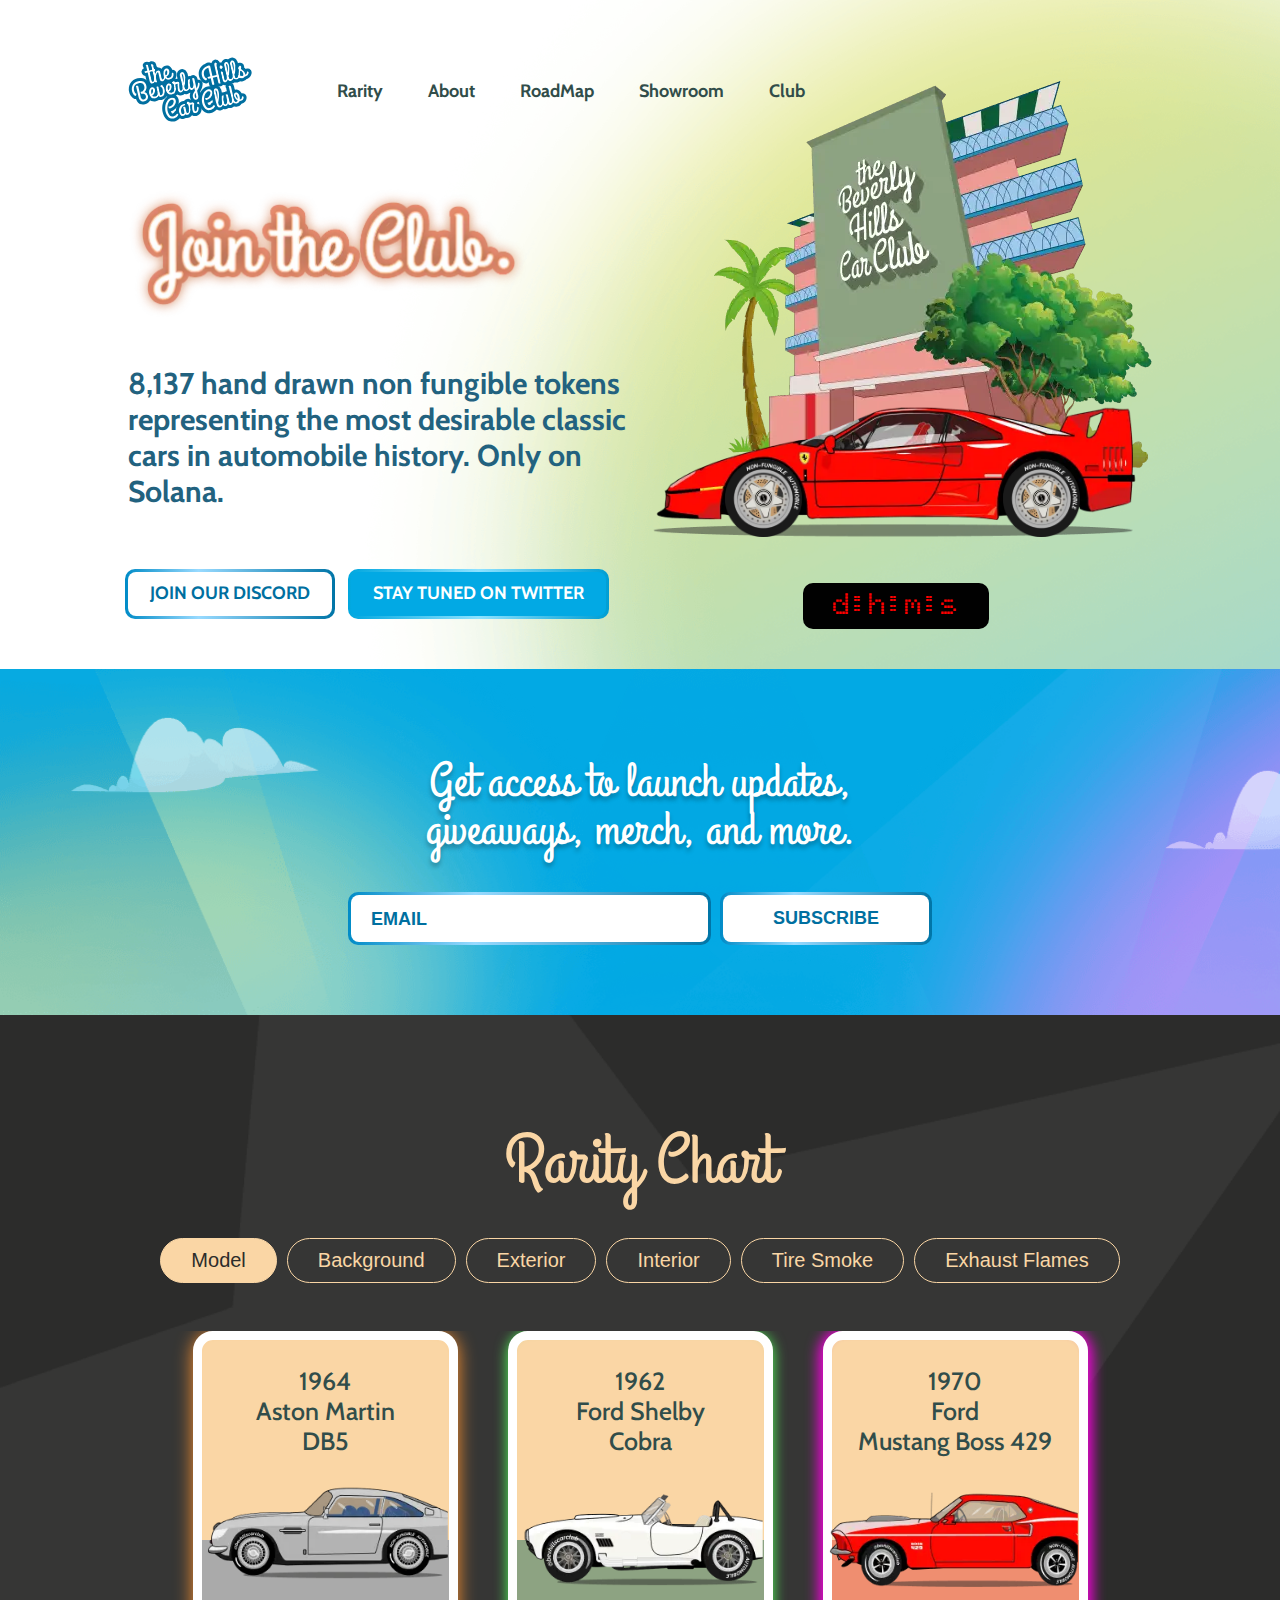
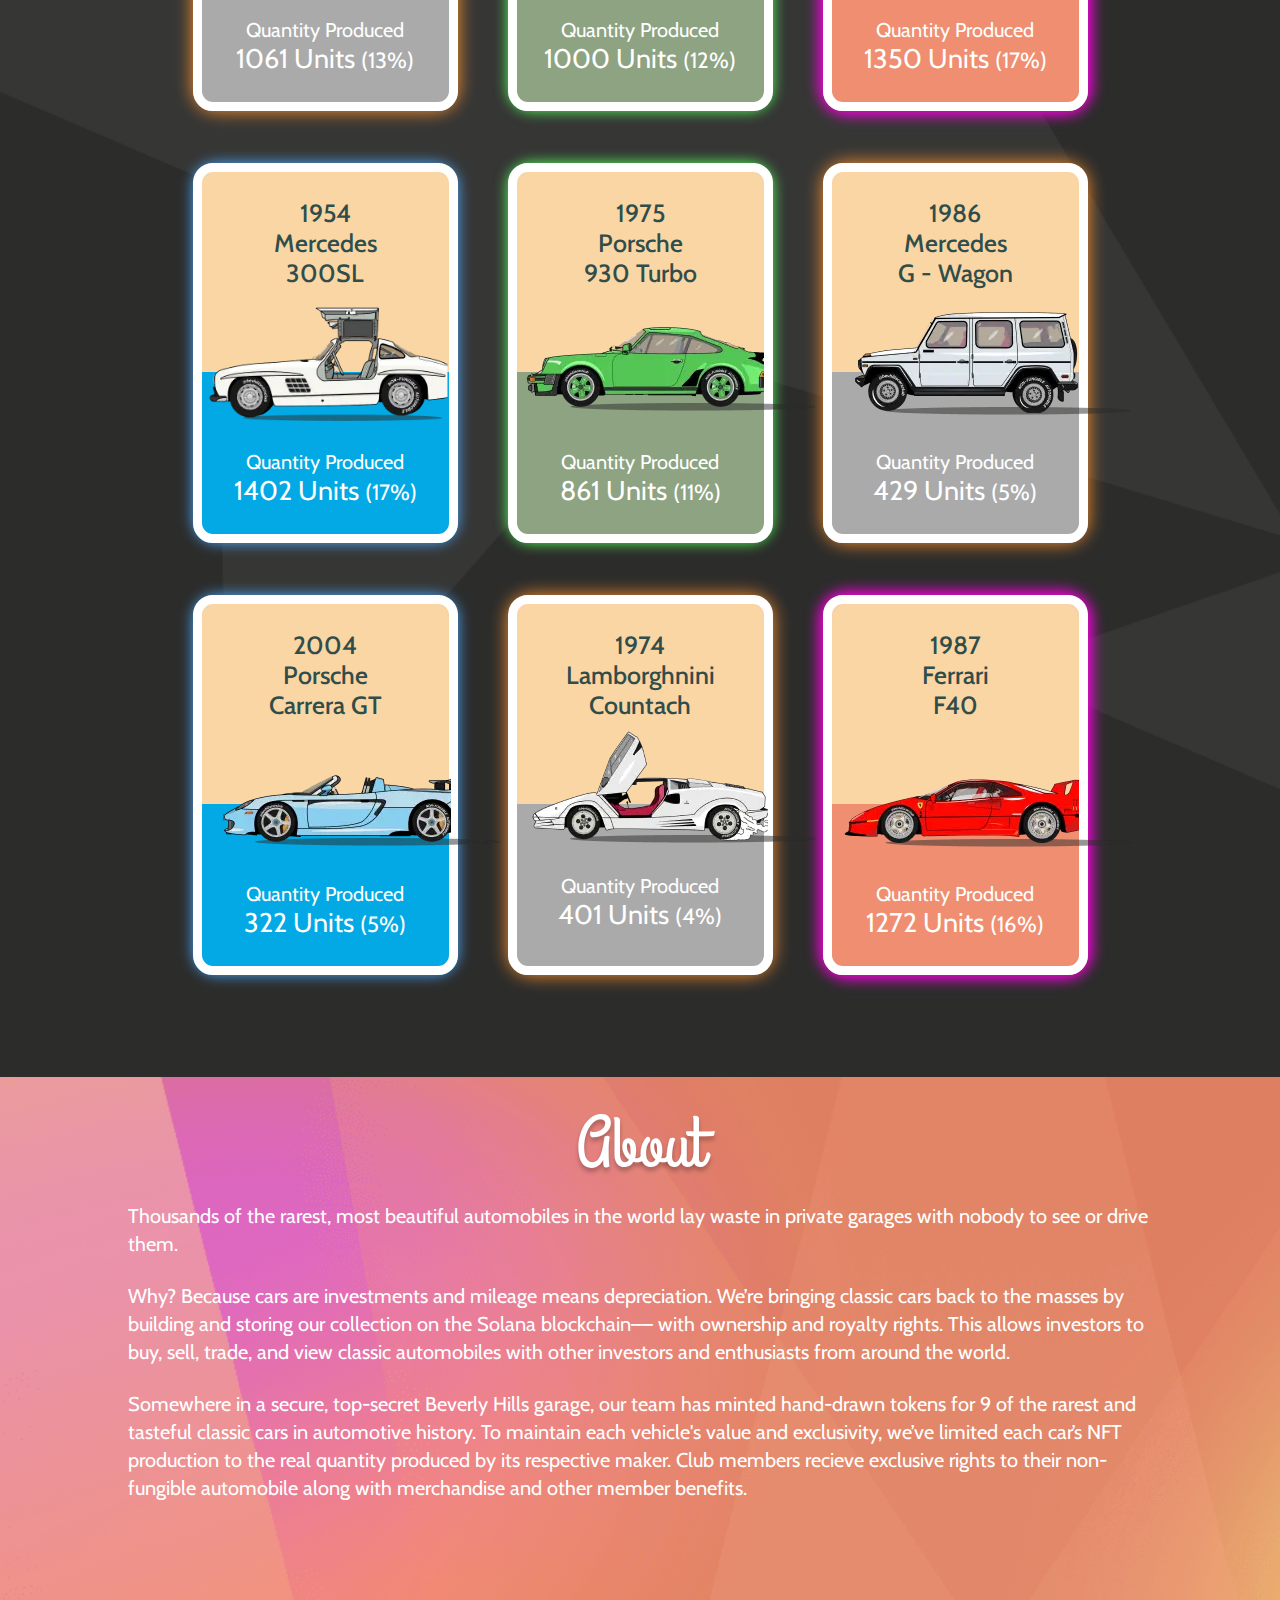
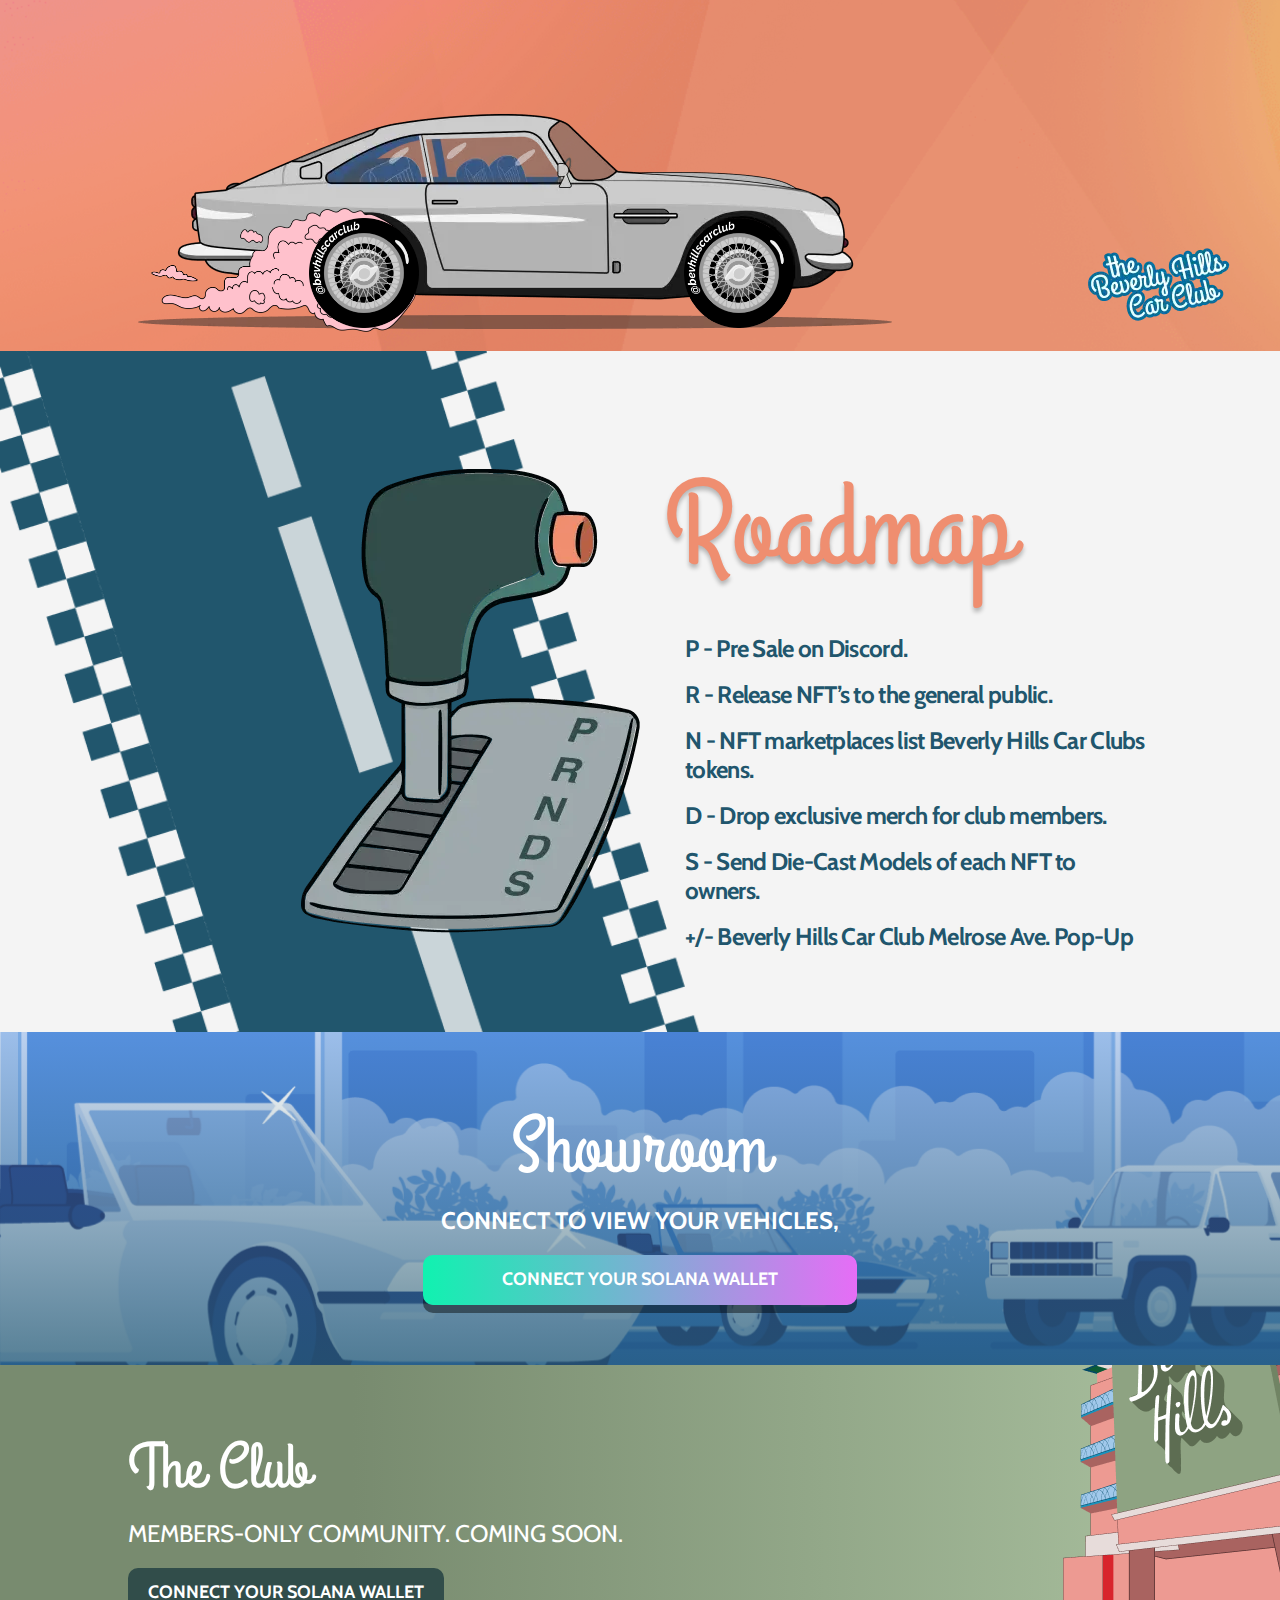
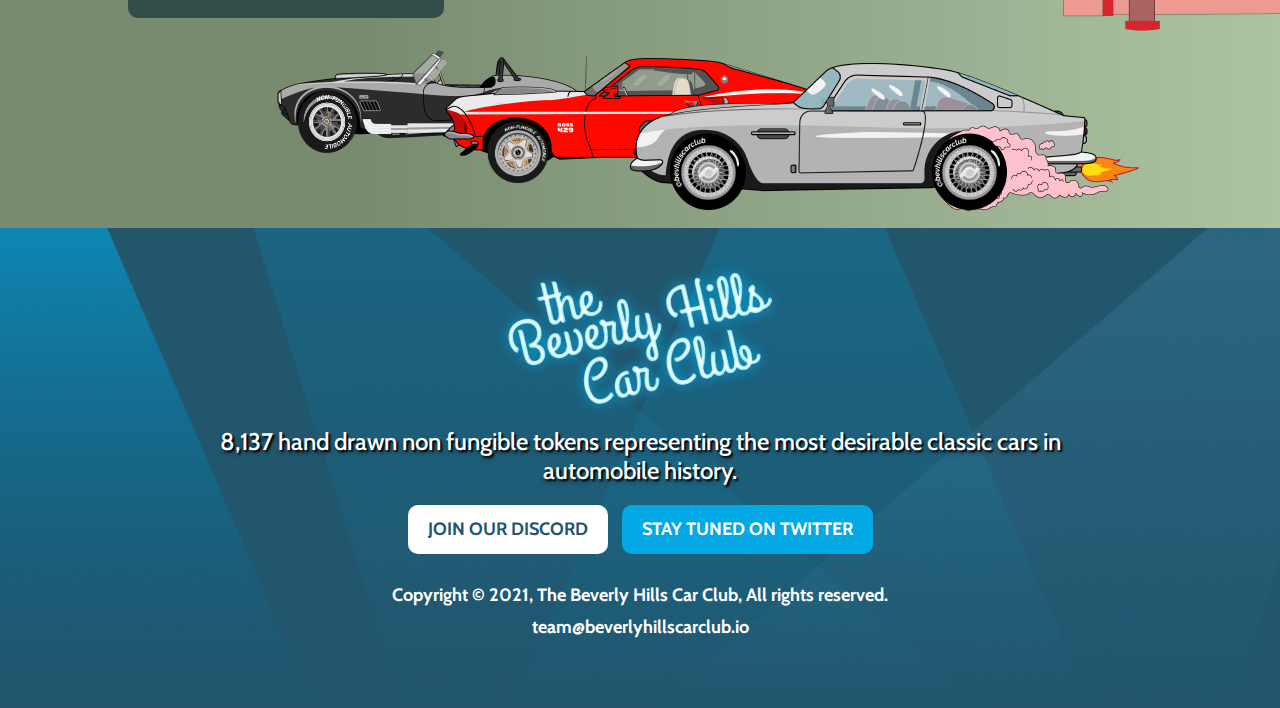
<file: index.html>
<!DOCTYPE html>
<html lang="en">
<head>
	<meta charset="UTF-8">
	<meta name="viewport" content="width=device-width, initial-scale=1.0">
	<title>Beverly Hills Car Club</title>
	<!-- <link rel="shortcut icon" href="./favicon.ico" type="image/x-icon"> -->

	<!-- <link rel="preconnect" href="https://fonts.googleapis.com">
	<link rel="preconnect" href="https://fonts.gstatic.com" crossorigin>
	<link href="https://fonts.googleapis.com/css2?family=Cabin:wght@400;500;600;700&display=swap" rel="stylesheet">
	<link href="https://fonts.googleapis.com/css2?family=Grand+Hotel&display=swap" rel="stylesheet"> -->

	<link rel="preconnect" href="https://fonts.googleapis.com">
	<link rel="preconnect" href="https://fonts.gstatic.com" crossorigin>
	<link href="https://fonts.googleapis.com/css2?family=Cabin:wght@400;500;600;700&family=Grand+Hotel&display=swap" rel="stylesheet">



	<!-- build:css assets/css/all.css -->
	<link rel="stylesheet" href="assets/css/plugins.css">
	<link rel="stylesheet" href="assets/css/style.css">
	<!-- endbuild -->
	<!-- build:js assets/js/all.js defer -->
	<script src="assets/js/plugins.js"></script>
	<script src="assets/js/script.js"></script>
	<!-- endbuild -->

	
</head>
<body>
	<header class="header">
		<div class="container mx-auto">
			<div class="inner-wrap">
				<a href="/" class="logo">
					<img src="assets/images/cars-logo.svg" alt="logo" />
				</a>
				<nav class="nav">
					<ul class="head-list toggleMenu">
						<li>
							<a href=".rarity" class="jsScrollTo">Rarity</a>
						</li>
						<li>
							<a href=".about" class="jsScrollTo">About</a>
						</li>
						<li>
							<a href=".roadmap" class="jsScrollTo">RoadMap</a>
						</li>
						<li>
							<a href=".showroom" class="jsScrollTo">Showroom</a>
						</li>
						<li>
							<a href=".club" class="jsScrollTo">Club</a>
						</li>
					</ul>
					<button class="navbar-toggler showMenu">
						<span class="header_btn">
							<span class="bit-1"></span>
							<span class="bit-2"></span>
							<span class="bit-3"></span>
						</span>
					</button>
				</nav>
			</div>
		</div>
	</header>

	<section class="hero">
		<div class="container mx-auto">
			<div class="inner-wrap">
				<div class="text-holder">
					<h1 class="title">
						<picture>
							<source srcset="assets/images/webp/hero-title.webp" type="image/webp">
							<source srcset="assets/images/hero-title.png" type="image/jpeg"> 
							<img src="assets/images/hero-title.png" alt="hero-title">
						</picture>
					</h1>
					<p class="text">8,137 hand drawn non fungible tokens representing the most desirable classic cars in automobile history. Only on Solana.</p>
					<div class="btn-holder">
						<a href="https://discord.com/invite/eUABrpK3xT" class="btn btn-white" target="_blank">
							<span>Join our Discord</span>
						</a>
						<a href="https://twitter.com/bevhillscarclub" class="btn btn-blue" target="_blank">
							<span>Stay tuned on Twitter</span>
						</a>
					</div>
				</div>

				<div class="img-holder">
					<div class="house-img">
						<picture>
							<source srcset="assets/images/webp/hero-img.webp" type="image/webp" class="wow bounceInDown" data-wow-delay="2s">
							<source srcset="assets/images/hero-img.png" type="image/jpeg" class="wow bounceInDown" data-wow-delay="2s"> 
							<img src="assets/images/hero-img.png" alt="hero-img" class="wow bounceInDown" data-wow-delay="2s">
						</picture>
					</div>
					<div class="car-img wow slideInRight" data-wow-delay="1s">
						<picture>
							<source srcset="assets/images/webp/hero-car.webp" type="image/webp">
							<source srcset="assets/images/hero-car.png" type="image/jpeg"> 
							<img src="assets/images/hero-car.png" alt="hero-car">
						</picture>

						<!-- circle -->
						<div>
							<picture>
								<source srcset="assets/images/webp/ferrari_adobespark.webp" type="image/webp" class="circle-front animated wow rotateInCircle" data-wow-delay="1s">
								<source srcset="assets/images/ferrari_adobespark.png" type="image/jpeg" class="circle-front animated wow rotateInCircle" data-wow-delay="1s"> 
								<img src="assets/images/ferrari_adobespark.png" alt="circle-car" class="circle-front animated wow rotateInCircle" data-wow-delay="1s">
							</picture>
						</div>
						<div>
							<picture>
								<source srcset="assets/images/webp/ferrari_adobespark.webp" type="image/webp" class="circle-back animated wow rotateInCircle" data-wow-delay="1s">
								<source srcset="assets/images/ferrari_adobespark.png" type="image/jpeg" class="circle-back animated wow rotateInCircle" data-wow-delay="1s"> 
								<img src="assets/images/ferrari_adobespark.png" alt="circle-car" class="circle-back animated wow rotateInCircle" data-wow-delay="1s">
							</picture>
						</div>
						
					</div>
					<div class="subtitle-holder">
						<div class="timer-wrap">

							<div class="timer">
								<span id="days"></span>d:<span id="hours"></span>h:<span id="minutes"></span>m:<span id="seconds"></span>s
							</div>
							<h5 class="headline is-hide">finish</h5>
						</div>
					</div>
				</div>

			</div>
		</div>
	</section>

	<section class="subscribe">
		<div class="container mx-auto">
			<h2 class="title">Get access to launch updates,
				giveaways, merch, and more.</h2>

			<!-- Begin Mailchimp Signup Form -->
			<div id="mc_embed_signup">
				<form action="https://beverlyhillscarclub.us5.list-manage.com/subscribe/post?u=2db474a50ce316418d16a9d49&amp;id=2b2424877e" method="post" id="mc-embedded-subscribe-form" name="mc-embedded-subscribe-form" class="validate" target="_blank" novalidate>
					<div id="mc_embed_signup_scroll" class="form-inner">
						<div class="mc-field-group">
							<div class="form-group">
								<input type="email" value="" name="EMAIL" class="form-control required email" id="mce-EMAIL" placeholder="Email">
							</div>
						</div>
						<div class="form-group">
							<button type="submit" name="subscribe" id="mc-embedded-subscribe" class="btn">Subscribe</button>
						</div>
						<div id="mce-responses" class="form-group-messages">
							<div class="response" id="mce-error-response" style="display:none"></div>
							<div class="response" id="mce-success-response" style="display:none"></div>
						</div>
						<div style="position: absolute; left: -5000px;" aria-hidden="true"><input type="text" name="b_2db474a50ce316418d16a9d49_2b2424877e" tabindex="-1" value=""></div>
					</div>
				</form>
			</div>
			<!--End mc_embed_signup-->

		</div>
	</section>

	<section class="rarity">
		<div class="container mx-auto">
			<div class="rarity__nav">
				<h2 class="rarity__nav-title">Rarity Chart</h2>
				<div class="rarity__nav-filter">
					<ul>
						<li>
							<button class="is-active" type="button" data-filter="model">Model</button>
						</li>
						<li>
							<button type="button" data-filter="background">Background</button>
						</li>
						<li>
							<button type="button" data-filter="exterior">Exterior</button>
						</li>
						<li>
							<button type="button" data-filter="interior">Interior</button>
						</li>
						<li>
							<button type="button" data-filter="tire_smoke">Tire Smoke</button>
						</li>
						<li>
							<button type="button" data-filter="exhaust_flames">Exhaust Flames</button>
						</li>
					</ul>
				</div>
			</div>

			<div class="rarity__main rarityJs">
				<div class="item-wrap-model is-active" data-item="model">
					<div class="item orange item-1" >
						<div class="card-header">
							<p class="year">1964</p>
							<p class="brand">Aston Martin<br> 
								DB5</p>
						</div>
						<div class="img-holder">
							<picture>
								<source srcset="assets/images/webp/rarity-1.webp" type="image/webp">
								<source srcset="assets/images/rarity-1.png" type="image/jpeg"> 
								<img src="assets/images/rarity-1.png" alt="rarity-1-car">
							</picture>
						</div>
						<div class="card-footer">
							<p class="club-name">Quantity Produced</p>
							<p class="count">1061 Units <span>(13%)</span></p>
						</div>
					</div>
					<div class="item green item-1">
						<div class="card-header">
							<p class="year">1962</p>
							<p class="brand">Ford Shelby<br> 
									Cobra</p>
						</div>
						<div class="img-holder">
							<picture>
								<source srcset="assets/images/webp/rarity-2.webp" type="image/webp">
								<source srcset="assets/images/rarity-2.png" type="image/jpeg"> 
								<img src="assets/images/rarity-2.png" alt="rarity-2-car">
							</picture>
						</div>
						<div class="card-footer">
							<p class="club-name">Quantity Produced</p>
							<p class="count">1000 Units <span>(12%)</span></p>
						</div>
					</div>
					<div class="item pink item-1">
						<div class="card-header">
							<p class="year">1970</p>
							<p class="brand">Ford <br> 
								Mustang Boss 429</p>
						</div>
						<div class="img-holder">
							<picture>
								<source srcset="assets/images/webp/rarity-3.webp" type="image/webp">
								<source srcset="assets/images/rarity-3.png" type="image/jpeg"> 
								<img src="assets/images/rarity-3.png" alt="rarity-3-car">
							</picture>
						</div>
						<div class="card-footer">
							<p class="club-name">Quantity Produced</p>
							<p class="count">1350 Units <span>(17%)</span></p>
						</div>
					</div>
					<div class="item blue item-1">
						<div class="card-header">
							<p class="year">1954 </p>
							<p class="brand">Mercedes <br> 
								300SL</p>
						</div>
						<div class="img-holder">
							<picture>
								<source srcset="assets/images/webp/rarity-4.webp" type="image/webp">
								<source srcset="assets/images/rarity-4.png" type="image/jpeg"> 
								<img src="assets/images/rarity-4.png" alt="rarity-4-car">
							</picture>
						</div>
						<div class="card-footer">
							<p class="club-name">Quantity Produced</p>
							<p class="count">1402 Units <span>(17%)</span></p>
						</div>
					</div>
	
					<div class="item green item-2">
						<div class="card-header">
							<p class="year">1975</p>
							<p class="brand">Porsche <br> 
								930 Turbo</p>
						</div>
						<div class="img-holder">
							<picture>
								<source srcset="assets/images/webp/rarity-5.webp" type="image/webp">
								<source srcset="assets/images/rarity-5.png" type="image/jpeg"> 
								<img src="assets/images/rarity-5.png" alt="rarity-5-car">
							</picture>
						</div>
						<div class="card-footer">
							<p class="club-name">Quantity Produced</p>
							<p class="count">861 Units <span>(11%)</span></p>
						</div>
					</div>
					<div class="item orange item-2">
						<div class="card-header">
							<p class="year">1986</p>
							<p class="brand">Mercedes<br>
								G - Wagon </p>
						</div>
						<div class="img-holder">
							<picture>
								<source srcset="assets/images/webp/rarity-6.webp" type="image/webp">
								<source srcset="assets/images/rarity-6.png" type="image/jpeg"> 
								<img src="assets/images/rarity-6.png" alt="rarity-6-car">
							</picture>
						</div>
						<div class="card-footer">
							<p class="club-name">Quantity Produced</p>
							<p class="count">429 Units <span>(5%)</span></p>
						</div>
					</div>
					<div class="item blue item-2">
						<div class="card-header">
							<p class="year">2004</p>
							<p class="brand">Porsche <br>
								Carrera GT</p>
						</div>
						<div class="img-holder">
							<picture>
								<source srcset="assets/images/webp/rarity-8.webp" type="image/webp">
								<source srcset="assets/images/rarity-8.png" type="image/jpeg"> 
								<img src="assets/images/rarity-8.png" alt="rarity-8-car">
							</picture>
						</div>
						<div class="card-footer">
							<p class="club-name">Quantity Produced</p>
							<p class="count">322 Units <span>(5%)</span></p>
						</div>
					</div>
					<div class="item orange item-2">
						<div class="card-header">
							<p class="year">1974</p>
							<p class="brand">Lamborghnini <br> 
								Countach</p>
						</div>
						<div class="img-holder lambo-img">
							<picture>
								<source srcset="assets/images/webp/rarity-7.webp" type="image/webp">
								<source srcset="assets/images/rarity-7.png" type="image/jpeg"> 
								<img src="assets/images/rarity-7.png" alt="rarity-7-car">
							</picture>
						</div>
						<div class="card-footer">
							<p class="club-name">Quantity Produced</p>
							<p class="count">401 Units <span>(4%)</span></p>
						</div>
					</div>
					<div class="item pink item-2">
						<div class="card-header">
							<p class="year">1987</p>
							<p class="brand">Ferrari <br> 
								F40</p>
						</div>
						<div class="img-holder ferr-img">
							<picture>
								<source srcset="assets/images/webp/rarity-9.webp" type="image/webp">
								<source srcset="assets/images/rarity-9.png" type="image/jpeg"> 
								<img src="assets/images/rarity-9.png" alt="rarity-9-car">
							</picture>
						</div>
						<div class="card-footer">
							<p class="club-name">Quantity Produced</p>
							<p class="count">1272 Units <span>(16%)</span></p>
						</div>
					</div>
				</div>

				<!-- background -->
				<div class="item-wrap-bg" data-item="background">
					<div>
						<div class="item orange item-1">
							<picture>
								<source srcset="assets/images/webp/backgrounds/backgrounds-08.webp" type="image/webp">
								<source srcset="assets/images/backgrounds/backgrounds-08.png" type="image/jpeg"> 
								<img src="assets/images/backgrounds/backgrounds-08.png" alt="backgrounds-08">
							</picture>
							<div class="card-footer">
								<p class="club-name">Peach</p>
								<p class="count">10%</p>
							</div>
						</div>
					</div>
					<div>
						<div class="item orange item-1">
							<picture>
								<source srcset="assets/images/webp/backgrounds/backgrounds-12.webp" type="image/webp">
								<source srcset="assets/images/backgrounds/backgrounds-12.png" type="image/jpeg"> 
								<img src="assets/images/backgrounds/backgrounds-12.png" alt="backgrounds-12">
							</picture>
							<div class="card-footer">
								<p class="club-name">White</p>
								<p class="count">10%</p>
							</div>
						</div>
					</div>
					<div>
						<div class="item orange item-1">
							<picture>
								<source srcset="assets/images/webp/backgrounds/backgrounds-10.webp" type="image/webp">
								<source srcset="assets/images/backgrounds/backgrounds-10.png" type="image/jpeg"> 
								<img src="assets/images/backgrounds/backgrounds-10.png" alt="backgrounds-10">
							</picture>
							<div class="card-footer">
								<p class="club-name">Mint Green</p>
								<p class="count">9%</p>
							</div>
						</div>
					</div>
					<div>
						<div class="item orange item-1">
							<picture>
								<source srcset="assets/images/webp/backgrounds/backgrounds-11.webp" type="image/webp">
								<source srcset="assets/images/backgrounds/backgrounds-11.png" type="image/jpeg"> 
								<img src="assets/images/backgrounds/backgrounds-11.png" alt="backgrounds-11">
							</picture>
							<div class="card-footer">
								<p class="club-name">Sage Green</p>
								<p class="count">9%</p>
							</div>
						</div>
					</div>
					<div>
						<div class="item orange item-1">
							<picture>
								<source srcset="assets/images/webp/backgrounds/backgrounds-13.webp" type="image/webp">
								<source srcset="assets/images/backgrounds/backgrounds-13.png" type="image/jpeg"> 
								<img src="assets/images/backgrounds/backgrounds-13.png" alt="backgrounds-13">
							</picture>
							<div class="card-footer">
								<p class="club-name">Crimson</p>
								<p class="count">9%</p>
							</div>
						</div>
					</div>
					<div>
						<div class="item orange item-1">
							<picture>
								<source srcset="assets/images/webp/backgrounds/backgrounds-14.webp" type="image/webp">
								<source srcset="assets/images/backgrounds/backgrounds-14.png" type="image/jpeg"> 
								<img src="assets/images/backgrounds/backgrounds-14.png" alt="backgrounds-14">
							</picture>
							<div class="card-footer">
								<p class="club-name">Chocolate</p>
								<p class="count">9%</p>
							</div>
						</div>
					</div>
					<div>
						<div class="item orange item-1">
							<picture>
								<source srcset="assets/images/webp/backgrounds/backgrounds-15.webp" type="image/webp">
								<source srcset="assets/images/backgrounds/backgrounds-15.png" type="image/jpeg"> 
								<img src="assets/images/backgrounds/backgrounds-15.png" alt="backgrounds-15">
							</picture>
							<div class="card-footer">
								<p class="club-name">Bubblegum</p>
								<p class="count">9%</p>
							</div>
						</div>
					</div>
					<div>
						<div class="item orange item-1">
							<picture>
								<source srcset="assets/images/webp/backgrounds/backgrounds-01.webp" type="image/webp">
								<source srcset="assets/images/backgrounds/backgrounds-01.png" type="image/jpeg"> 
								<img src="assets/images/backgrounds/backgrounds-01.png" alt="backgrounds-01">
							</picture>
							<div class="card-footer">
								<p class="club-name">Beverly Hills hotel</p>
								<p class="count">5%</p>
							</div>
						</div>
					</div>
					<div>
						<div class="item orange item-1">
							<picture>
								<source srcset="assets/images/webp/backgrounds/backgrounds-02.webp" type="image/webp">
								<source srcset="assets/images/backgrounds/backgrounds-02.png" type="image/jpeg"> 
								<img src="assets/images/backgrounds/backgrounds-02.png" alt="backgrounds-02">
							</picture>
							<div class="card-footer">
								<p class="club-name">Downtown Los Angeles</p>
								<p class="count">5%</p>
							</div>
						</div>
					</div>
					<div>
						<div class="item orange item-1">
							<picture>
								<source srcset="assets/images/webp/backgrounds/backgrounds-03.webp" type="image/webp">
								<source srcset="assets/images/backgrounds/backgrounds-03.png" type="image/jpeg"> 
								<img src="assets/images/backgrounds/backgrounds-03.png" alt="backgrounds-03">
							</picture>
							<div class="card-footer">
								<p class="club-name">Flames</p>
								<p class="count">5%</p>
							</div>
						</div>
					</div>
					<div>
						<div class="item orange item-1">
							<picture>
								<source srcset="assets/images/webp/backgrounds/backgrounds-04.webp" type="image/webp">
								<source srcset="assets/images/backgrounds/backgrounds-04.png" type="image/jpeg"> 
								<img src="assets/images/backgrounds/backgrounds-04.png" alt="backgrounds-04">
							</picture>
							<div class="card-footer">
								<p class="club-name">Hollywood Sign</p>
								<p class="count">5%</p>
							</div>
						</div>
					</div>
					<div>
						<div class="item orange item-1">
							<picture>
								<source srcset="assets/images/webp/backgrounds/backgrounds-07.webp" type="image/webp">
								<source srcset="assets/images/backgrounds/backgrounds-07.png" type="image/jpeg"> 
								<img src="assets/images/backgrounds/backgrounds-07.png" alt="backgrounds-07">
							</picture>
							<div class="card-footer">
								<p class="club-name">Pacific Coast Highway</p>
								<p class="count">5%</p>
							</div>
						</div>
					</div>
					<div>
						<div class="item orange item-1">
							<picture>
								<source srcset="assets/images/webp/backgrounds/backgrounds-06.webp" type="image/webp">
								<source srcset="assets/images/backgrounds/backgrounds-06.png" type="image/jpeg"> 
								<img src="assets/images/backgrounds/backgrounds-06.png" alt="backgrounds-06">
							</picture>
							<div class="card-footer">
								<p class="club-name">Moon</p>
								<p class="count">4%</p>
							</div>
						</div>
					</div>
					<div>
						<div class="item orange item-1">
							<picture>
								<source srcset="assets/images/webp/backgrounds/backgrounds-05.webp" type="image/webp">
								<source srcset="assets/images/backgrounds/backgrounds-05.png" type="image/jpeg"> 
								<img src="assets/images/backgrounds/backgrounds-05.png" alt="backgrounds-05">
							</picture>
							<div class="card-footer">
								<p class="club-name">Mars</p>
								<p class="count">3%</p>
							</div>
						</div>
					</div>
					<div>
						<div class="item orange item-1">
							<picture>
								<source srcset="assets/images/webp/backgrounds/backgrounds-09.webp" type="image/webp">
								<source srcset="assets/images/backgrounds/backgrounds-09.png" type="image/jpeg"> 
								<img src="assets/images/backgrounds/backgrounds-09.png" alt="backgrounds-09">
							</picture>
							<div class="card-footer">
								<p class="club-name">Island time</p>
								<p class="count">3%</p>
							</div>
						</div>
					</div>
				</div>

				<!-- exterior -->
				<div class="item-wrap" data-item="exterior">
					<div class="item item-1">
						<div class="img-holder">
							<picture>
								<source srcset="assets/images/webp/exterior/jet-black.webp" type="image/webp">
								<source srcset="assets/images/exterior/jet-black.png" type="image/jpeg"> 
								<img src="assets/images/exterior/jet-black.png" alt="exterior">
							</picture>
						</div>
						<div class="card-footer">
							<p class="club-name">Jet Black</p>
							<p class="count">15%</p>
						</div>
					</div>
					<div class="item item-1">
						<div class="img-holder">
							<picture>
								<source srcset="assets/images/webp/exterior/perl-white.webp" type="image/webp">
								<source srcset="assets/images/exterior/perl-white.png" type="image/jpeg"> 
								<img src="assets/images/exterior/perl-white.png" alt="exterior">
							</picture>
						</div>
						<div class="card-footer">
							<p class="club-name">Pearl White</p>
							<p class="count">15%</p>
						</div>
					</div>
					<div class="item item-1">
						<div class="img-holder">
							<picture>
								<source srcset="assets/images/webp/exterior/sterling-grey.webp" type="image/webp">
								<source srcset="assets/images/exterior/sterling-grey.png" type="image/jpeg"> 
								<img src="assets/images/exterior/sterling-grey.png" alt="exterior">
							</picture>
						</div>
						<div class="card-footer">
							<p class="club-name">Sterling Grey</p>
							<p class="count">15%</p>
						</div>
					</div>
					<div class="item item-1">
						<div class="img-holder">
							<picture>
								<source srcset="assets/images/webp/exterior/baby-blue.webp" type="image/webp">
								<source srcset="assets/images/exterior/baby-blue.png" type="image/jpeg"> 
								<img src="assets/images/exterior/baby-blue.png" alt="exterior">
							</picture>
						</div>
						<div class="card-footer">
							<p class="club-name">Baby Blue</p>
							<p class="count">14%</p>
						</div>
					</div>
					<div class="item item-1">
						<div class="img-holder">
							<picture>
								<source srcset="assets/images/webp/exterior/candy-red.webp" type="image/webp">
								<source srcset="assets/images/exterior/candy-red.png" type="image/jpeg"> 
								<img src="assets/images/exterior/candy-red.png" alt="exterior">
							</picture>
						</div>
						<div class="card-footer">
							<p class="club-name">Candy Red</p>
							<p class="count">13%</p>
						</div>
					</div>
					<div class="item item-1">
						<div class="img-holder">
							<picture>
								<source srcset="assets/images/webp/exterior/lime-green.webp" type="image/webp">
								<source srcset="assets/images/exterior/lime-green.png" type="image/jpeg"> 
								<img src="assets/images/exterior/lime-green.png" alt="exterior">
							</picture>
						</div>
						<div class="card-footer">
							<p class="club-name">Lime Green</p>
							<p class="count">13%</p>
						</div>
					</div>
					<div class="item item-1">
						<div class="img-holder">
							<picture>
								<source srcset="assets/images/webp/exterior/black-flames.webp" type="image/webp">
								<source srcset="assets/images/exterior/black-flames.png" type="image/jpeg"> 
								<img src="assets/images/exterior/black-flames.png" alt="exterior">
							</picture>
						</div>
						<div class="card-footer">
							<p class="club-name">Flames</p>
							<p class="count">5%</p>
						</div>
					</div>
					<div class="item item-1">
						<div class="img-holder">
							<picture>
								<source srcset="assets/images/webp/exterior/camo.webp" type="image/webp">
								<source srcset="assets/images/exterior/camo.png" type="image/jpeg"> 
								<img src="assets/images/exterior/camo.png" alt="exterior">
							</picture>
						</div>
						<div class="card-footer">
							<p class="club-name">Chicago Camo</p>
							<p class="count">5%</p>
						</div>
					</div>
					<div class="item item-1">
						<div class="img-holder">
							<picture>
								<source srcset="assets/images/webp/exterior/two-tone.webp" type="image/webp">
								<source srcset="assets/images/exterior/two-tone.png" type="image/jpeg"> 
								<img src="assets/images/exterior/two-tone.png" alt="exterior">
							</picture>
						</div>
						<div class="card-footer">
							<p class="club-name">Two-Tone</p>
							<p class="count">5%</p>
						</div>
					</div>
				</div>
				
				<!-- interior -->
				<div class="item-wrap" data-item="interior">
					<div class="item item-1" >
						<div class="img-holder lambo-img">
							<picture>
								<source srcset="assets/images/webp/interior/ash.webp" type="image/webp">
								<source srcset="assets/images/interior/ash.png" type="image/jpeg"> 
								<img src="assets/images/interior/ash.png" alt="interior">
							</picture>
						</div>
						<div class="card-footer">
							<p class="club-name">Ash Leather</p>
							<p class="count">25%</p>
						</div>
					</div>
					<div class="item item-1">
						<div class="img-holder lambo-img">
							<picture>
								<source srcset="assets/images/webp/interior/palomino.webp" type="image/webp">
								<source srcset="assets/images/interior/palomino.png" type="image/jpeg"> 
								<img src="assets/images/interior/palomino.png" alt="interior">
							</picture>
						</div>
						<div class="card-footer">
							<p class="club-name">Palomino Leather</p>
							<p class="count">25%</p>
						</div>
					</div>
					<div class="item item-1">
						<div class="img-holder lambo-img">
							<picture>
								<source srcset="assets/images/webp/interior/bone.webp" type="image/webp">
								<source srcset="assets/images/interior/bone.png" type="image/jpeg"> 
								<img src="assets/images/interior/bone.png" alt="interior">
							</picture>
						</div>
						<div class="card-footer">
							<p class="club-name">Bone Leather</p>
							<p class="count">15%</p>
						</div>
					</div>
					<div class="item item-1">
						<div class="img-holder lambo-img">
							<picture>
								<source srcset="assets/images/webp/interior/cherry.webp" type="image/webp">
								<source srcset="assets/images/interior/cherry.png" type="image/jpeg"> 
								<img src="assets/images/interior/cherry.png" alt="interior">
							</picture>
						</div>
						<div class="card-footer">
							<p class="club-name">Cherry Leather</p>
							<p class="count">15%</p>
						</div>
					</div>
					<div class="item item-1">
						<div class="img-holder lambo-img">
							<picture>
								<source srcset="assets/images/webp/interior/cobalt.webp" type="image/webp">
								<source srcset="assets/images/interior/cobalt.png" type="image/jpeg"> 
								<img src="assets/images/interior/cobalt.png" alt="interior">
							</picture>
						</div>
						<div class="card-footer">
							<p class="club-name">Ultramarine</p>
							<p class="count">10%</p>
						</div>
					</div>
					<div class="item item-1">
						<div class="img-holder lambo-img">
							<picture>
								<source srcset="assets/images/webp/interior/crimson.webp" type="image/webp">
								<source srcset="assets/images/interior/crimson.png" type="image/jpeg"> 
								<img src="assets/images/interior/crimson.png" alt="interior">
							</picture>
						</div>
						<div class="card-footer">
							<p class="club-name">Rasberry Leather</p>
							<p class="count">10%</p>
						</div>
					</div>
				</div>

				<!-- tire_smoke -->
				<div class="item-wrap" data-item="tire_smoke">
					<div class="item item-1">
						<div class="img-holder ferr-img">
							<picture>
								<source srcset="assets/images/webp/tire_smoke/smoke-classic.webp" type="image/webp">
								<source srcset="assets/images/tire_smoke/smoke-classic.png" type="image/jpeg"> 
								<img src="assets/images/tire_smoke/smoke-classic.png" alt="tire_smoke">
							</picture>
						</div>
						<div class="card-footer">
							<p class="club-name">Classic Tire Smoke</p>
							<p class="count">32%</p>
						</div>
					</div>
					<div class="item item-1">
						<div class="img-holder ferr-img">
							<picture>
								<source srcset="assets/images/webp/tire_smoke/smoke-pink.webp" type="image/webp">
								<source srcset="assets/images/tire_smoke/smoke-pink.png" type="image/jpeg"> 
								<img src="assets/images/tire_smoke/smoke-pink.png" alt="tire_smoke">
							</picture>
						</div>
						<div class="card-footer">
							<p class="club-name">Bubblegum Tire Smoke</p>
							<p class="count">24%</p>
						</div>
					</div>
					<div class="item item-1">
						<div class="img-holder ferr-img">
							<picture>
								<source srcset="assets/images/webp/tire_smoke/smoke-no.webp" type="image/webp">
								<source srcset="assets/images/tire_smoke/smoke-no.png" type="image/jpeg"> 
								<img src="assets/images/tire_smoke/smoke-no.png" alt="tire_smoke">
							</picture>
						</div>
						<div class="card-footer">
							<p class="club-name">No Tire Smoke</p>
							<p class="count">20%</p>
						</div>
					</div>
					<div class="item item-1">
						<div class="img-holder ferr-img">
							<picture>
								<source srcset="assets/images/webp/tire_smoke/smoke-mustard.webp" type="image/webp">
								<source srcset="assets/images/tire_smoke/smoke-mustard.png" type="image/jpeg"> 
								<img src="assets/images/tire_smoke/smoke-mustard.png" alt="tire_smoke">
							</picture>
						</div>
						<div class="card-footer">
							<p class="club-name">Butterscotch Tire Smoke</p>
							<p class="count">12%</p>
						</div>
					</div>
					<div class="item item-1">
						<div class="img-holder ferr-img">
							<picture>
								<source srcset="assets/images/webp/tire_smoke/smoke-olive.webp" type="image/webp">
								<source srcset="assets/images/tire_smoke/smoke-olive.png" type="image/jpeg"> 
								<img src="assets/images/tire_smoke/smoke-olive.png" alt="tire_smoke">
							</picture>
						</div>
						<div class="card-footer">
							<p class="club-name">Olive Tire Smoke</p>
							<p class="count">12%</p>
						</div>
					</div>
				</div>

				<!-- exhaust_flames -->
				<div class="item-wrap" data-item="exhaust_flames">
					<div class="item item-1">
						<div class="img-holder">
							<picture>
								<source srcset="assets/images/webp/exhuast_flames/babyblue_no_flame.webp" type="image/webp">
								<source srcset="assets/images/exhuast_flames/babyblue_no_flame.png" type="image/jpeg"> 
								<img src="assets/images/exhuast_flames/babyblue_no_flame.png" alt="exhuast_flames">
							</picture>
						</div>
						<div class="card-footer">
							<p class="club-name">No Flame</p>
							<p class="count">65%</p>
						</div>
					</div>
					<div class="item item-1">
						<div class="img-holder">
							<picture>
								<source srcset="assets/images/webp/exhuast_flames/babyblue_flame.webp" type="image/webp">
								<source srcset="assets/images/exhuast_flames/babyblue_flame.png" type="image/jpeg"> 
								<img src="assets/images/exhuast_flames/babyblue_flame.png" alt="exhuast_flames">
							</picture>
						</div>
						<div class="card-footer">
							<p class="club-name">Flames</p>
							<p class="count">35%</p>
						</div>
					</div>
				</div>
			</div>
		</div>
	</section>
	
	<div class="about">
		<div class="container mx-auto">
			<h2 class="title">About</h2>
			<div class="text-holder">
				<p>Thousands of the rarest, most beautiful automobiles in the world lay waste in private garages with nobody to see or drive them. </p>
				<p>Why?  Because cars are investments and mileage means depreciation. We’re bringing classic cars back to the masses by building and storing our collection on the Solana blockchain–– with ownership and royalty rights. This allows investors to buy, sell, trade, and view classic automobiles with other investors and enthusiasts from around the world.</p>
				<p>Somewhere in a secure, top-secret Beverly Hills garage, our team has minted hand-drawn tokens for 9 of the rarest and tasteful classic cars in automotive history. To maintain each vehicle's value and exclusivity, we’ve limited each car’s NFT production to the real quantity produced by its respective maker. Club members recieve exclusive rights to their non-fungible automobile along with merchandise and other member benefits.</p>
			</div>
			<div class="img-holder">
				<div class="inner-img wow slideInLeft" data-wow-delay="0.5s">
					<picture>
						<source srcset="assets/images/webp/about_car.webp" type="image/webp">
						<source srcset="assets/images/about_car.png" type="image/jpeg"> 
						<img src="assets/images/about_car.png" alt="about_car">
					</picture>

					<!-- circle -->
					<div>
						<img src="assets/images/blackeagle_circle.png" alt="circle-car" class="circle-front animated wow rotReversCircle" data-wow-delay="0.5s" />
					</div>
					<div>
						<div>
							<img src="assets/images/blackeagle_circle.png" alt="circle-car" class="circle-back circle-back-2 animated wow rotReversCircleBack" data-wow-delay="2.5s" />
							<img src="assets/images/blackeagle_circle.png" alt="circle-car" class="circle-back-1 circle-back animated wow rotReversCircle" data-wow-delay="0.5s" />
						</div>
						
						<img src="assets/images/smoke.png" alt="circle-car" class="smoke-bg animated wow smokeCirce" data-wow-delay="2.5s"/>
					</div>

				</div>
				
				<picture>
					<source srcset="assets/images/webp/about-logo.webp" type="image/webp" class="logo">
					<source srcset="assets/images/about-logo.png" type="image/jpeg" class="logo"> 
					<img src="assets/images/about-logo.png" alt="about-logo" class="logo">
				</picture>
			</div>
		</div>
	</div>

	<section class="roadmap">
		<div class="container mx-auto">
			<div class="inner-wrap">
				<div class="img-holder">
					<picture>
						<source srcset="assets/images/webp/automat.webp" type="image/webp">
						<source srcset="assets/images/automat.png" type="image/jpeg"> 
						<img src="assets/images/automat.png" alt="automat">
					</picture>
				</div>
				<div class="text-holder">
					<h2 class="title">Roadmap</h2>
					<ul class="roadmap-list">
						<li>P - Pre Sale on Discord.</li>
						<li>R - Release NFT’s to the general public.</li>
						<li>N - NFT marketplaces list Beverly Hills Car Clubs tokens.</li>
						<li>D - Drop exclusive merch for club members.</li>
						<li>S - Send Die-Cast Models of each NFT to owners.</li>
						<li>+/- Beverly Hills Car Club Melrose Ave. Pop-Up</li>
					</ul>
				</div>
			</div>
		</div>
	</section>

	<section class="showroom">
		<div class="container mx-auto">
			<div class="inner-wrap">
				<h2 class="title">Showroom</h2>
				<p class="text">Connect to view your vehicles,</p>
				<a href="#" class="btn">Connect your solana wallet</a>
			</div>
		</div>
	</section>

	<section class="club">
		<div class="container mx-auto">
			<div class="inner-wrap">
				<div class="text-holder">
					<h3 class="title">The Club </h3>
					<p>Members-only community. Coming soon.</p>
					<a href="#" class="btn">Connect your solana wallet</a>
				</div>
				<div class="img-holder">
					<div class="img-item wow slideInRight" data-wow-delay="0s" alt="blackeagle_1">
						<img src="assets/images/blackeagle_1.png" class="car-1" />

						<img src="assets/images/club-circle-1.png" alt="circle-car" class="circle-front animated wow rotateInCircle" data-wow-delay="0s" />
						<img src="assets/images/club-circle-1.png" alt="circle-car" class="circle-back animated wow rotateInCircle" data-wow-delay="0s" />
					</div>

					<div class="img-item-2 wow slideInRight" data-wow-delay="1s" alt="blackeagle_2">
						<img src="assets/images/blackeagle_2.png" class="car-2" />

						<img src="assets/images/ferrari_adobespark.png" alt="circle-car" class="circle-front animated wow rotateInCircle" data-wow-delay="1s" />
						<img src="assets/images/ferrari_adobespark.png" alt="circle-car" class="circle-back animated wow rotateInCircle" data-wow-delay="1s" />
					</div>

					<div class="img-item-3 wow slideInRight" data-wow-delay="2s" alt="blackeagle_3">
						<img src="assets/images/blackeagle_3.png" class="car-3" />

						<img src="assets/images/blackeagle_circle.png" alt="circle-car" class="circle-front animated wow rotateInCircle" data-wow-delay="2s" />
						<img src="assets/images/blackeagle_circle.png" alt="circle-car" class="circle-back animated wow rotateInCircle" data-wow-delay="2s" />
					</div>
				</div>
			</div>
		</div>
	</section>
	
	<div class="outcome">
		<div class="container mx-auto">
			<picture>
				<source srcset="assets/images/webp/outcome-logo.webp" type="image/webp">
				<source srcset="assets/images/outcome-logo.png" type="image/jpeg"> 
				<img src="assets/images/outcome-logo.png" alt="outcome-logo">
			</picture>
			<p class="text">8,137 hand drawn non fungible tokens representing the most desirable classic cars in automobile history.</p>
			<div class="btn-holder">
				<a href="https://discord.com/invite/eUABrpK3xT" class="btn btn-white" target="_blank">
					Join our Discord
				</a>
				<a href="https://twitter.com/bevhillscarclub" class="btn btn-blue" target="_blank">
					Stay tuned on Twitter
				</a>
			</div>
			<p class="copy">Copyright © 2021, The Beverly Hills Car Club, All rights reserved.</p>
			<a href="mailto:team@beverlyhillscarclub.io" class="link">team@beverlyhillscarclub.io</a>
		</div>
	</div>

	<script type='text/javascript' src='//s3.amazonaws.com/downloads.mailchimp.com/js/mc-validate.js'></script>
	<script type='text/javascript'>
		(function($) {window.fnames = new Array(); window.ftypes = new Array();fnames[0]='EMAIL';ftypes[0]='email';fnames[1]='FNAME';ftypes[1]='text';fnames[2]='LNAME';ftypes[2]='text';fnames[3]='ADDRESS';ftypes[3]='address';fnames[4]='PHONE';ftypes[4]='phone';fnames[5]='BIRTHDAY';ftypes[5]='birthday';}(jQuery));var $mcj = jQuery.noConflict(true);
	</script>
</body>
</html>
</file>
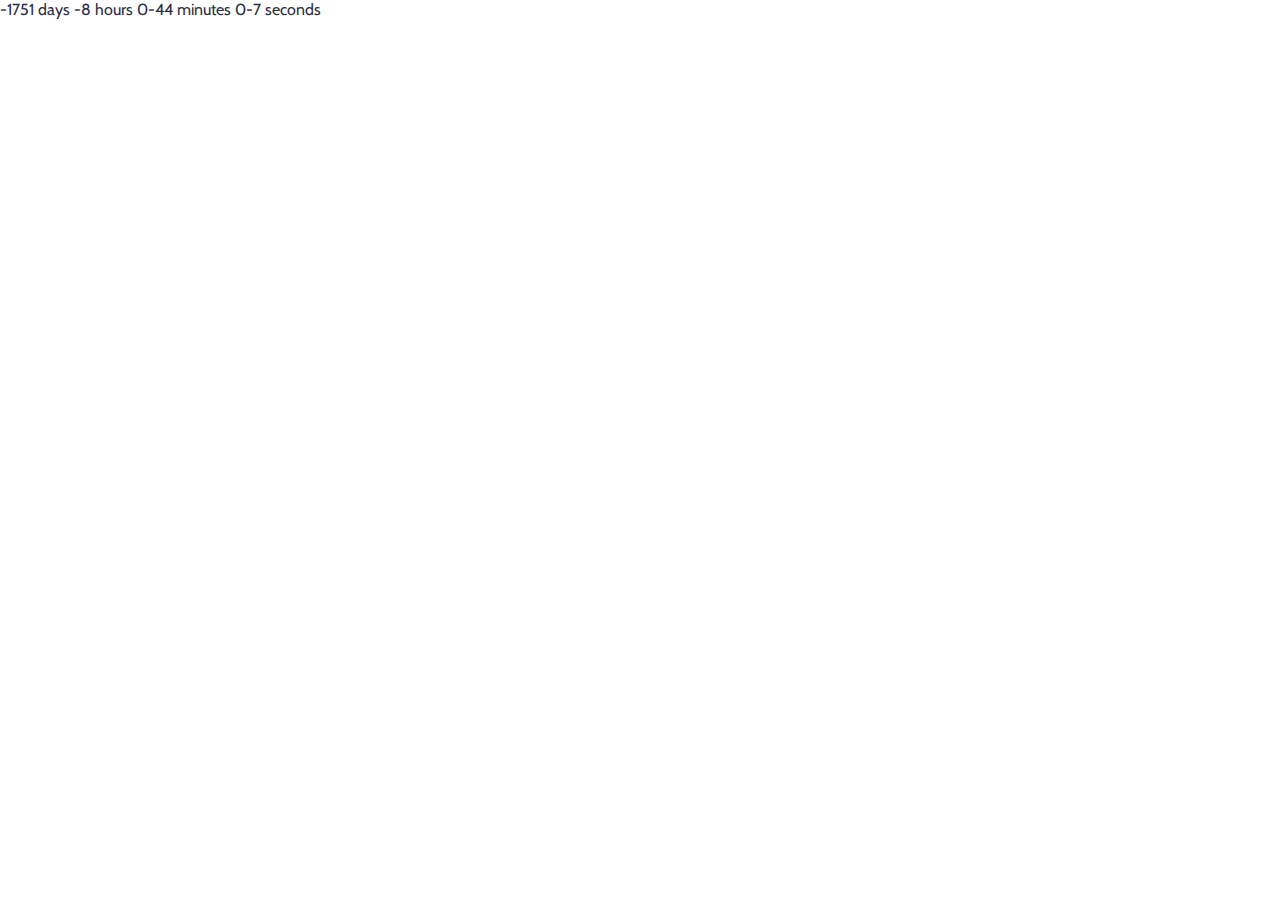
<file: timer.html>
<!DOCTYPE html>
<html lang="en">
<head>
	<meta name="robots" content="noindex">
	<meta charset="UTF-8">
	<meta name="viewport" content="width=device-width, initial-scale=1.0">
	<title>Title</title>
	<link rel="shortcut icon" href="./favicon.ico" type="image/x-icon">

	<link rel="preconnect" href="https://fonts.googleapis.com">
	<link rel="preconnect" href="https://fonts.gstatic.com" crossorigin>
	<link href="https://fonts.googleapis.com/css2?family=Cabin:wght@400;500;600;700&display=swap" rel="stylesheet">
	<link href="https://fonts.googleapis.com/css2?family=Grand+Hotel&display=swap" rel="stylesheet">

	<!-- build:css assets/css/all.css -->
	<link rel="stylesheet" href="assets/css/style.css">
	<!-- endbuild -->
	<!-- build:js assets/js/all.js defer -->
	<script src="assets/js/plugins.js"></script>
	<script src="assets/js/script.js"></script>
	<!-- endbuild -->
</head>
<body onload="time()">

    <div class="timer">
        <div class="container">
            <span id="t" class="item"></span>
        </div>
    </div>
    
    <script>
        timeend= new Date();
        // IE и FF по разному отрабатывают getYear()
        timeend= new Date('Oct 8 2021 00:00:00');
        function time() {
            today = new Date();
            today = Math.floor((timeend-today)/1000);
            tsec=today%60; today=Math.floor(today/60); if(tsec<10)tsec='0'+tsec;
            tmin=today%60; today=Math.floor(today/60); if(tmin<10)tmin='0'+tmin;
            thour=today%24; today=Math.floor(today/24);
            timestr=today +" days "+ thour+" hours "+tmin+" minutes "+tsec+" seconds";
            document.getElementById('t').innerHTML=timestr;
            window.setTimeout("time()",1000);
        }
    </script>
</body>
</html>
</file>
<file: assets/css/style.css>
@font-face{font-family:LCD5x8H;src:url(../fonts/LCD5x8HRU.eot);src:local("../fonts/LCD5x8HRU"),local("../fonts/LCD5x8HRU"),url(../fonts/LCD5x8HRU.eot?#iefix) format("embedded-opentype"),url(../fonts/LCD5x8HRU.woff2) format("woff2"),url(../fonts/LCD5x8H.woff) format("woff"),url(../fonts/LCD5x8H.ttf) format("truetype");font-weight:400;font-style:normal}*,:after,:before{box-sizing:border-box;outline:none!important}embed,iframe,object{border:none;width:100%}input,textarea{-webkit-appearance:none}img{image-orientation:from-image}body,html{background-color:#fff;max-width:100%;position:relative}body{color:#2d2e44;margin:0;font-family:Cabin,sans-serif}a,a:focus,a:hover{color:inherit;text-decoration:none}.btn,.btn:hover,a,a:focus,a:hover,button,button:hover{transition:all .25s;outline:none}ul{padding:0;margin:0;list-style:none}.btn{border-radius:10px;font-size:14px;font-weight:700;line-height:1.2;text-transform:uppercase;padding:14px 20px;display:inline-block}@media (min-width:768px){.btn{font-size:18px}}.btn-white{background-color:#fff;color:#21566d}.btn-blue,.btn-white:hover{background-color:#02a9e4;color:#fff}.btn-blue:hover{background-color:#fff;color:#02a9e4}.bold{font-family:700}.mx-auto{margin-left:auto;margin-right:auto}.is-hide{display:none!important}.container{width:100%;padding-left:15px;padding-right:15px}@media (min-width:576px){.container{max-width:540px}}@media (min-width:768px){.container{max-width:768px}}@media (min-width:992px){.container{max-width:960px}}@media (min-width:1200px){.container{max-width:1024px;padding-left:0;padding-right:0}}@media (min-width:1400px){.container{max-width:1320px}}@keyframes a{0%{transform:rotate(0deg)}to{transform:rotate(-3turn)}}@keyframes b{0%{transform:rotate(0deg)}to{transform:rotate(3turn);opacity:1}}@keyframes c{0%{transform:rotate(0deg)}to{transform:rotate(6turn)}}@keyframes d{0%{opacity:0;transform:scale(0) translate(50%,50%)}80%{opacity:1}to{transform:scale(1) translate(0)}}.rotateInCircle{animation-name:a}.rotReversCircle{animation-name:b}.rotReversCircleBack{animation-name:c;animation-iteration-count:infinite;animation-duration:1s;animation-timing-function:linear}.smokeCirce{animation-name:d;animation-iteration-count:infinite;animation-duration:2s;animation-timing-function:linear}.header{padding:55px 0 0;position:absolute;top:0;left:0;width:100%;z-index:99}@media (max-width:767px){.header{padding:15px 0 0}}.header .inner-wrap{display:flex;align-items:center}@media (max-width:767px){.header .inner-wrap{justify-content:space-between}}.header .nav{padding-left:85px}.header .head-list{display:flex}@media (max-width:767px){.header .head-list{background-color:#02a9e4;position:fixed;transition:all .5s;top:0;right:-400px;width:40%;z-index:11;height:100vh;padding:90px 20px 30px;display:flex;flex-direction:column;align-items:center}.header .head-list.menu-open{right:0;top:0;min-width:270px;position:fixed}}.header .head-list li{padding-bottom:15px}@media (min-width:767px){.header .head-list li{padding-right:45px;padding-bottom:0}}.header .head-list a{color:#314d4a;font-size:18px;font-weight:700}.header .head-list a:hover{color:#02a9e4}@media (max-width:767px){.header .head-list a,.header .head-list a:hover{color:#fff}}.navbar-toggler{display:flex}@media (min-width:768px){.navbar-toggler{display:none}}.header_btn{position:relative}.header_btn span{height:2px;position:absolute}.bit-1{margin-top:-1.7em;width:5em;margin-left:-1.4em}.bit-1:before{left:0;transform-origin:left bottom}.bit-1:after,.bit-1:before{content:"";position:absolute;height:100%;width:50%;background:#02a9e4;top:0;transition:transform .1s,top .1s}.bit-1:after{right:0;transform-origin:right bottom}.bit-2{left:50%;margin-left:-1.4em;margin-top:-.2em;text-align:center}.bit-2:before{content:"";width:5em;height:100%;background:#02a9e4;display:inline-block;vertical-align:top;transition:width .1s;transition-delay:.1s}.bit-3{width:5em;margin-left:-1.4em;margin-top:1.2em}.bit-3:before{left:0;transform-origin:left top}.bit-3:after,.bit-3:before{content:"";position:absolute;width:50%;height:100%;background:#02a9e4;transition:transform .1s,bottom .1s;bottom:0}.bit-3:after{right:0;transform-origin:right top}.opened .bit-1{width:3.2em}.opened .bit-1:before{width:2.3em;transform:rotate(45deg);transition-delay:.2s}.opened .bit-1:after,.opened .bit-1:before{top:0;background:#fff}.opened .bit-1:after{width:2.3em;transition-delay:.2s;transform:rotate(-45deg)}.opened .bit-2{margin-left:-.3em}.opened .bit-2:before{width:0;transition-delay:0}.opened .bit-3{width:3.2em}.opened .bit-3:before{transform:rotate(-45deg)}.opened .bit-3:after,.opened .bit-3:before{width:2.3em;transition-delay:.2s;bottom:-.2em;background:#fff}.opened .bit-3:after{transform:rotate(45deg)}.navbar-toggler{cursor:pointer;position:relative;z-index:12;padding:1.8em 3.6em 1.5em 1.5em;border:1px solid transparent;background-color:transparent;font-size:7px}.navbar-toggler:focus{outline:none}.hero{position:relative;padding-top:126px;overflow-x:hidden}.hero:after{content:"";background:url(../images/hero-bg.png) no-repeat;background-position:100% 0;background-size:cover;position:absolute;top:0;right:0;height:100%;width:100%;z-index:0}@media (min-width:992px){.hero:after{right:-150px}}.hero .inner-wrap{display:flex;flex-wrap:wrap;position:relative;padding-bottom:30px;z-index:1}@media (min-width:768px){.hero .inner-wrap{padding-bottom:40px}}.hero .title{max-width:300px;padding:62px 0 40px;margin:0}@media (min-width:1200px){.hero .title{max-width:400px}}@media (max-width:991px){.hero .title{padding:10px 0 0;margin:0 auto}}.hero .title img{max-width:100%}@media (min-width:992px){.hero .text-holder{width:50%}}@media (max-width:991px){.hero .text-holder{margin:40px 0 0;text-align:center;width:100%}}@media (max-width:767px){.hero .text-holder{margin:0}}.hero .text{color:#22627f;font-size:20px;font-weight:700;line-height:1.2;margin:0}@media (min-width:992px){.hero .text{font-size:24px;max-width:580px}}@media (min-width:1200px){.hero .text{font-size:30px}}.hero .btn-holder{margin-top:35px}@media (min-width:992px){.hero .btn-holder{margin-top:62px}}@media (max-width:1199px){.hero .btn-holder .btn{font-size:16px}}@media (max-width:540px){.hero .btn-holder .btn{width:100%}}.hero .btn-holder .btn+.btn{margin-left:15px}@media (max-width:540px){.hero .btn-holder .btn+.btn{margin:15px 0 0}}.hero .btn-white{position:relative;padding:0}.hero .btn-white span{background-color:#fff;color:#006fa0;position:relative;z-index:1;padding:11px 22px;display:inline-block;border-radius:8px;transition:all .25s}@media (max-width:540px){.hero .btn-white span{width:100%;text-align:center}}@media (min-width:1200px){.hero .btn-white span{padding:11px 22px}}.hero .btn-white:after{content:"";position:absolute;top:-3px;left:-3px;height:calc(100% + 6px);width:calc(100% + 6px);border-radius:10px;background:linear-gradient(90deg,#008bc7,#98daff 35%,#0075a7)}.hero .btn-white:hover span{background-color:#006fa0;color:#fff}.hero .btn-blue{position:relative;padding:0}.hero .btn-blue span{background-color:#02a9e4;color:#fff;position:relative;z-index:1;padding:11px 22px;display:inline-block;border-radius:8px;transition:all .25s}@media (max-width:540px){.hero .btn-blue span{width:100%;text-align:center}}@media (min-width:1200px){.hero .btn-blue span{padding:11px 22px}}.hero .btn-blue:after{content:"";position:absolute;top:-3px;left:-3px;height:calc(100% + 6px);width:calc(100% + 6px);border-radius:10px;background:linear-gradient(90deg,#00a7df,#8ee2ff,#009ed3)}.hero .btn-blue:hover span{background-color:#fff;color:#02a9e4}.hero .img-holder{padding:260px 0 0}@media (min-width:992px){.hero .img-holder{width:50%}}@media (max-width:991px){.hero .img-holder{margin:0 auto}}.hero .house-img{position:absolute;top:-45px;right:0;z-index:1}@media (min-width:1400px){.hero .house-img{right:105px}}@media (max-width:991px){.hero .house-img{top:330px;right:0;left:0;text-align:center;max-width:345px;margin:0 auto}}@media (max-width:575px){.hero .house-img{top:auto;bottom:120px;max-width:325px}}.hero .house-img img{margin:0 auto;max-width:100%}.hero .car-img{position:relative;z-index:2}@media (max-width:575px){.hero .car-img{max-width:345px}}.hero .car-img img{max-width:100%}.hero .car-img .circle-back,.hero .car-img .circle-front{position:absolute;width:85px;bottom:27px}@media (max-width:1400px){.hero .car-img .circle-back,.hero .car-img .circle-front{width:77px;bottom:21px}}@media (max-width:1199px){.hero .car-img .circle-back,.hero .car-img .circle-front{width:65px;bottom:23px}}@media (max-width:992px){.hero .car-img .circle-back,.hero .car-img .circle-front{width:85px;bottom:27px}}@media (max-width:767px){.hero .car-img .circle-back,.hero .car-img .circle-front{width:72px;bottom:25px}}@media (max-width:575px){.hero .car-img .circle-back,.hero .car-img .circle-front{width:50px;bottom:18px}}.hero .car-img .circle-front{left:100px}@media (max-width:1400px){.hero .car-img .circle-front{left:85px}}@media (max-width:1199px){.hero .car-img .circle-front{left:80px}}@media (max-width:992px){.hero .car-img .circle-front{left:100px}}@media (max-width:767px){.hero .car-img .circle-front{left:88px}}@media (max-width:575px){.hero .car-img .circle-front{left:58px}}.hero .car-img .circle-back{right:155px}@media (max-width:1400px){.hero .car-img .circle-back{right:72px}}@media (max-width:1199px){.hero .car-img .circle-back{right:67px}}@media (max-width:992px){.hero .car-img .circle-back{right:82px}}@media (max-width:767px){.hero .car-img .circle-back{right:74px}}@media (max-width:575px){.hero .car-img .circle-back{right:49px}}.hero .subtitle-holder{text-align:center;margin:25px 0 0}.hero .subtitle-holder .btn{background-color:#69a92c;border:1px solid #000;color:#fff;font-size:18px}@media (min-width:768px){.hero .subtitle-holder .btn{font-size:20px}}@media (min-width:1200px){.hero .subtitle-holder .btn{font-size:24px}}.hero .subtitle-holder .btn:hover{background-color:#fff;color:#69a92c}.subscribe{background:#02a9e4 url(../images/subscribe-bg.png) no-repeat;background-size:cover;padding:40px 0 50px;text-align:center;position:relative}@media (min-width:768px){.subscribe{padding:90px 0 63px}}.subscribe .form-group{position:relative;display:block;width:100%}@media (min-width:768px){.subscribe .form-group{display:inline-block;width:auto}}.subscribe .form-group:after{content:"";position:absolute;top:-3px;left:-3px;height:calc(100% + 6px);width:calc(100% + 6px);border-radius:10px;background:linear-gradient(90deg,#008bc7,#98daff 35%,#0075a7)}.subscribe .form-group+.form-group{margin:15px 0 0}@media (min-width:768px){.subscribe .form-group+.form-group{margin:0 0 0 15px}}.subscribe .form-group .form-control{background-color:#fff;border-radius:8px;border:0;color:#006fa0;font-size:18px;font-weight:700;line-height:1;text-transform:uppercase;position:relative;z-index:1;padding:14px 20px 12px;min-width:357px}@media (max-width:767px){.subscribe .form-group .form-control{width:100%;min-width:100%}}.subscribe .form-group .form-control::-webkit-input-placeholder{color:#006fa0;font-size:14px;font-weight:700;line-height:1;text-transform:uppercase}@media (min-width:768px){.subscribe .form-group .form-control::-webkit-input-placeholder{font-size:18px}}.subscribe .form-group .form-control:-moz-placeholder{color:#006fa0;font-size:14px;font-weight:700;line-height:1;text-transform:uppercase}@media (min-width:768px){.subscribe .form-group .form-control:-moz-placeholder{font-size:18px}}.subscribe .form-group .form-control::-moz-placeholder{color:#006fa0;font-size:14px;font-weight:700;line-height:1;text-transform:uppercase}@media (min-width:768px){.subscribe .form-group .form-control::-moz-placeholder{font-size:18px}}.subscribe .form-group .form-control:-ms-input-placeholder{color:#006fa0;font-size:14px;font-weight:700;line-height:1;text-transform:uppercase}@media (min-width:768px){.subscribe .form-group .form-control:-ms-input-placeholder{font-size:18px}}.subscribe .form-group .btn{background-color:#fff;border-radius:8px;border:0;color:#006fa0;cursor:pointer;font-size:14px;position:relative;z-index:1;padding:13px 50px}.subscribe .form-group .btn:hover{background-color:#006fa0;color:#fff}@media (min-width:768px){.subscribe .form-group .btn{font-size:18px}}@media (max-width:767px){.subscribe .form-group .btn{width:100%}}.subscribe .mc-field-group{position:relative;display:block;width:100%}@media (min-width:768px){.subscribe .mc-field-group{display:inline-block;width:auto}}.subscribe .mc-field-group+.form-group{margin:15px 0 0}@media (min-width:768px){.subscribe .mc-field-group+.form-group{margin:0 0 0 15px}}.subscribe .title{color:#fff;font-family:Grand Hotel,cursive;font-size:36px;font-weight:400;line-height:1;text-shadow:0 4px 4px rgba(0,0,0,.25);margin:0 auto 40px;max-width:500px}@media (min-width:768px){.subscribe .title{font-size:42px}}@media (min-width:1200px){.subscribe .title{font-size:48px}}.subscribe .form-inner{display:flex;flex-wrap:wrap;justify-content:center;align-items:flex-start}.subscribe #mc_embed_signup div.mce_inline_error{background-color:transparent;color:#ff2900;text-align:left;margin:0;padding:10px 0 0}@media (min-width:768px){.subscribe #mc_embed_signup div.mce_inline_error{position:absolute;top:100%;left:0}}.subscribe .form-group-messages{color:#529214;padding:10px 0 0;width:100%}.rarity{background:#2c2c2b url(../images/stars.png) no-repeat;position:relative;background-size:cover}.rarity__nav{text-align:center;padding:40px 0 0}@media (min-width:768px){.rarity__nav{padding:100px 0 0}}.rarity__nav-title{color:#fad6a5;font-family:Grand Hotel,cursive;font-weight:400;font-size:70px;margin:0 0 28px}.rarity__nav-filter ul{display:flex;justify-content:center;flex-wrap:wrap}.rarity__nav-filter ul li+li{margin-left:10px}.rarity__nav-filter ul button{background-color:transparent;border:1px solid #fad6a5;border-radius:83px;cursor:pointer;padding:7px 20px;margin-bottom:10px;color:#fad6a5;font-size:16px;display:block}@media (min-width:768px){.rarity__nav-filter ul button{padding:7px 20px;margin-bottom:0}}@media (min-width:992px){.rarity__nav-filter ul button{font-size:18px;padding:10px 30px}}@media (min-width:1200px){.rarity__nav-filter ul button{font-size:20px}}.rarity__nav-filter ul .is-active,.rarity__nav-filter ul button:hover{background-color:#fad6a5;color:#2c2c2b}.rarity__main{display:flex;flex-wrap:wrap;justify-content:center;padding-top:48px;padding-bottom:50px;overflow:hidden}@media (min-width:1400px){.rarity__main{margin-left:-70px}}@media (min-width:1200px){.rarity__main{padding-left:20px;padding-right:20px}}@media (max-width:991px){.rarity__main{max-width:630px;margin:0 auto}}@media (max-width:767px){.rarity__main{max-width:100%;justify-content:center;padding-top:30px}}.rarity__main .item{background-color:#fad6a5;border-radius:24px;text-align:center;height:380px;width:calc(25% - 70px);max-width:265px;padding:15px 0;position:relative;margin:0 0 52px 70px;display:block}@media (max-width:1399px){.rarity__main .item{width:calc(33.33% - 50px);margin:0 25px 52px}}@media (max-width:991px){.rarity__main .item{width:50%}}@media (max-width:767px){.rarity__main .item{width:100%;margin-left:0;margin-right:0}}.rarity__main .item:after{border:9px solid #fff;top:0;height:100%;border-radius:20px}.rarity__main .item:after,.rarity__main .item:before{content:"";position:absolute;left:0;width:100%;z-index:0}.rarity__main .item:before{background-color:#aaa;border-radius:0 0 20px 20px;bottom:0;height:45%}.rarity__main .item.orange{box-shadow:0 0 18px #ff9330,inset 0 0 8px rgba(255,181,70,.86)}.rarity__main .item.green{box-shadow:0 0 14px #53ff5a,inset 0 0 8px rgba(96,219,101,.86)}.rarity__main .item.green:before{background-color:#8da382}.rarity__main .item.blue{box-shadow:0 0 14px #4da8fd,inset 0 0 8px #4dfdf2}.rarity__main .item.blue:before{background-color:#02a9e4}.rarity__main .item.pink{box-shadow:0 0 14px 4px #ff00e5,inset 0 0 8px #ae0ba8db}.rarity__main .item.pink:before{background-color:#ef8e70}@media (max-width:1399px){.rarity__main .item-1 .img-holder{max-width:250px;margin:0 9px 0 auto}}@media (max-width:1399px){.rarity__main .item-1 .img-holder img{max-width:100%}}@media (min-width:1400px){.rarity__main .item-2{width:calc(20% - 70px)}}.rarity__main .item-2 .img-holder{margin-right:-43px}.rarity__main .item-2 .ferr-img{margin-top:20px;margin-bottom:-20px}.rarity__main .item-wrap-model{width:100%;flex-wrap:wrap;justify-content:center;display:flex;position:absolute;top:0;left:0;z-index:-1;overflow:hidden}.rarity__main .item-wrap-model .item{height:0}.rarity__main .item-wrap-model.is-active{position:relative;z-index:1}.rarity__main .item-wrap-model.is-active .item{height:380px}.rarity__main .item-wrap{width:100%;flex-wrap:wrap;justify-content:center;display:flex;position:absolute;top:0;left:0;z-index:-1;overflow:hidden}.rarity__main .item-wrap.is-active{position:relative;z-index:1}.rarity__main .item-wrap.is-active .item{height:380px}.rarity__main .item-wrap .item{background-color:transparent;margin-bottom:0;padding:0;height:0}.rarity__main .item-wrap .item:after,.rarity__main .item-wrap .item:before{display:none}.rarity__main .item-wrap .item img{max-width:100%}.rarity__main .item-wrap .card-footer{margin:0}.rarity__main .item-wrap-bg{width:100%;flex-wrap:wrap;justify-content:center;display:flex;position:absolute;top:0;left:0;z-index:-1;overflow:hidden}.rarity__main .item-wrap-bg.is-active{position:relative;z-index:1}.rarity__main .item-wrap-bg.is-active .item{height:380px}@media (max-width:575px){.rarity__main .item-wrap-bg.is-active .item{height:320px}}.rarity__main .item-wrap-bg .item{width:100%;padding:0;margin-bottom:100px;height:0}.rarity__main .item-wrap-bg .item img{border-radius:20px;object-fit:cover;height:100%;width:100%}.rarity__main .item-wrap-bg .item:before{display:none}.rarity__main .item-wrap-bg .card-footer{margin:10px 0 0}.rarity__main .card-footer,.rarity__main .card-header,.rarity__main .img-holder{position:relative;z-index:1}.rarity__main .card-header{padding:20px 0 7px}.rarity__main .item-title{color:#006fa0;font-size:20px;margin:35px 0 0}.rarity__main .brand,.rarity__main .year{color:#314d4a;font-size:25px;font-weight:500;margin:0}.rarity__main .img-holder{display:flex;justify-content:flex-end;align-items:center;min-height:138px}.rarity__main .lambo-img{margin-top:-8px}.rarity__main .club-name{color:#fff;font-size:20px;margin:0}.rarity__main .count{color:#fff;font-size:27px;padding:0 10px;margin:0}.rarity__main .count span{font-size:22px}.rarity__main .card-footer{margin:17px 0 12px}.showroom{background:#f4f4f4 url(../images/showroom-bg.png) no-repeat;background-size:cover;padding:40px 0;text-align:center;position:relative}@media (min-width:768px){.showroom{padding:62px 0 60px}}.showroom:after{content:"";background:linear-gradient(180deg,rgba(2,169,228,0),#21566d);position:absolute;top:0;left:0;right:0;bottom:0;height:100%;width:100%;opacity:.7;z-index:0}.showroom .inner-wrap{position:relative;z-index:1}.showroom .title{color:#fff;font-family:Grand Hotel,cursive;font-weight:400;font-size:80px;margin:0 0 3px}.showroom .text{color:#fff;font-size:18px;font-weight:700;margin:0 0 20px;text-transform:uppercase}@media (min-width:768px){.showroom .text{font-size:24px}}.showroom .btn{background:linear-gradient(90.71deg,#10f2b0 .15%,#e66df6);box-shadow:0 8px 0 rgba(0,0,0,.44);color:#fff;padding:14px 79px}.showroom .btn:hover{opacity:.9}.about{background:#df7f62 url(../images/about-bg.png) no-repeat;background-size:cover;padding:10px 0 120px;position:relative}@media (min-width:992px){.about{padding:20px 0 12px}}.about .text-holder{margin:0 0 50px}@media (min-width:992px){.about .text-holder{margin:0 0 200px}}.about .text-holder p{color:#fff;font-size:16px;margin:0 0 16px;line-height:1.4}@media (min-width:768px){.about .text-holder p{font-size:20px;margin:0 0 24px}}.about .title{font-family:Grand Hotel,cursive;font-weight:400;font-size:72px;color:#fff;text-shadow:0 4px 4px rgba(0,0,0,.25);text-align:center;margin:0 0 7px}.about .inner-img{position:relative}@media (max-width:575px){.about .inner-img{max-width:345px;margin:0 auto}}.about .inner-img .circle-back,.about .inner-img .circle-front{position:absolute;bottom:11px;width:110px}@media (max-width:991px){.about .inner-img .circle-back,.about .inner-img .circle-front{bottom:15px;width:102px}}@media (max-width:767px){.about .inner-img .circle-back,.about .inner-img .circle-front{bottom:11px;width:70px}}@media (max-width:575px){.about .inner-img .circle-back,.about .inner-img .circle-front{bottom:8px;width:50px}}.about .inner-img .circle-front{left:556px}@media (max-width:991px){.about .inner-img .circle-front{left:auto;right:101px}}@media (max-width:767px){.about .inner-img .circle-front{right:71px}}@media (max-width:575px){.about .inner-img .circle-front{right:47px}}.about .inner-img .circle-back{left:181px;z-index:1}@media (max-width:991px){.about .inner-img .circle-back{left:174px}}@media (max-width:767px){.about .inner-img .circle-back{left:118px}}@media (max-width:575px){.about .inner-img .circle-back{left:80px}}.about .inner-img .circle-back-1{opacity:0}.about .inner-img .smoke-bg{position:absolute;bottom:7px;left:23px;width:265px;z-index:0}@media (max-width:991px){.about .inner-img .smoke-bg{bottom:10px;left:22px;width:250px}}@media (max-width:767px){.about .inner-img .smoke-bg{width:160px}}@media (max-width:575px){.about .inner-img .smoke-bg{bottom:7px;left:8px;width:120px}}.about img{max-width:100%}.about .logo{position:absolute;right:50px;bottom:30px;max-width:200px}.roadmap{background:#f4f4f4 url(../images/roadmap-bg.png) no-repeat;background-size:cover;padding:40px 0;position:relative}@media (min-width:768px){.roadmap{background-size:contain;padding:118px 0 64px}}.roadmap .inner-wrap{display:flex}.roadmap .img-holder{width:100%;max-width:50%;display:none}@media (min-width:768px){.roadmap .img-holder{display:block}}@media (min-width:1200px){.roadmap .img-holder{text-align:right}}@media (min-width:1400px){.roadmap .img-holder{max-width:51%}}.roadmap .img-holder img{max-width:100%}.roadmap .text-holder{width:100%;max-width:100%;padding-left:25px}@media (min-width:768px){.roadmap .text-holder{max-width:50%}}@media (min-width:1400px){.roadmap .text-holder{padding-left:75px;max-width:49%}}@media (max-width:1199px){.roadmap .text-holder{padding:25px;background-color:#f4f4f4;box-shadow:0 0 20px #5555;border-radius:25px}}.roadmap .title{color:#ef8e70;font-family:Grand Hotel,cursive;font-weight:400;font-size:60px;line-height:1;text-shadow:0 4px 4px rgba(0,0,0,.25);margin:0 0 15px}@media (min-width:768px){.roadmap .title{font-size:70px}}@media (min-width:992px){.roadmap .title{font-size:80px;margin:0 0 25px}}@media (min-width:1200px){.roadmap .title{font-size:120px;margin:0 0 45px}}.roadmap .roadmap-list{padding-left:20px}.roadmap .roadmap-list li{color:#21566d;font-size:18px;font-weight:700;margin:0 0 17px;letter-spacing:-.7px}@media (min-width:768px){.roadmap .roadmap-list li{font-size:20px}}@media (min-width:1200px){.roadmap .roadmap-list li{font-size:24px}}.club{background-image:url(../images/club-bg.png),linear-gradient(90deg,#788b6f 27.57%,#adc4a2);background-repeat:no-repeat;background-position:100% 0;padding:60px 0 210px;position:relative;overflow:hidden}@media (min-width:1400px){.club{padding:60px 0 80px}}@media (max-width:767px){.club{background-image:linear-gradient(90deg,#788b6f 27.57%,#adc4a2)}}.club .inner-wrap{display:flex}@media (max-width:767px){.club .inner-wrap{text-align:center}}@media (max-width:1399px){.club .inner-wrap{flex-direction:column}}@media (min-width:1400px){.club .text-holder{padding-left:40px;width:46%}}.club .text-holder p{color:#fff;font-size:24px;text-transform:uppercase;margin:0 0 20px}.club .title{color:#fff;font-family:Grand Hotel,cursive;font-weight:400;font-size:64px;margin:0 0 7px}.club .btn{background-color:#314d4a;color:#fff;padding:14px 20px}@media (min-width:1400px){.club .btn{padding:14px 80px}}.club .btn:hover{background-color:#fff;color:#314d4a}.club .img-holder{position:relative;width:100%;height:100%;max-height:200px}@media (min-width:1400px){.club .img-holder{width:54%}}.club .img-holder .car-1,.club .img-holder .car-2,.club .img-holder .car-3{position:absolute;max-width:250px}@media (min-width:575px){.club .img-holder .car-1,.club .img-holder .car-2,.club .img-holder .car-3{max-width:70%}}@media (min-width:768px){.club .img-holder .car-1,.club .img-holder .car-2,.club .img-holder .car-3{max-width:100%}}.club .img-holder .car-1{left:0;top:22px;margin:0}@media (min-width:1200px){.club .img-holder .car-1{left:125px}}@media (min-width:1400px){.club .img-holder .car-1{left:0;top:22px}}.club .img-holder .car-2{left:0;right:0;top:40px;margin:auto}@media (min-width:575px){.club .img-holder .car-2{top:33px}}@media (min-width:768px){.club .img-holder .car-2{top:7px;left:65px;right:auto}}@media (min-width:992px){.club .img-holder .car-2{left:150px}}@media (min-width:1200px){.club .img-holder .car-2{left:0;right:0}}@media (min-width:1400px){.club .img-holder .car-2{left:90px;right:auto}}.club .img-holder .car-3{top:75px;right:-15px;left:auto}@media (min-width:768px){.club .img-holder .car-3{top:37px;right:0}}@media (min-width:1400px){.club .img-holder .car-3{right:-32px}}@media (min-width:1500px){.club .img-holder .car-3{right:-50px}}.club .img-item,.club .img-item-2,.club .img-item-3{position:relative;display:block;width:100%;height:100%}.club .img-item .circle-back,.club .img-item .circle-front{position:absolute;top:73px;width:58px}@media (max-width:575px){.club .img-item .circle-back,.club .img-item .circle-front{top:59px;width:39px}}.club .img-item .circle-front{left:46px}@media (min-width:1200px) and (max-width:1399px){.club .img-item .circle-front{left:170px}}@media (max-width:575px){.club .img-item .circle-front{left:34px}}.club .img-item .circle-back{left:232px}@media (min-width:1200px) and (max-width:1399px){.club .img-item .circle-back{left:357px}}@media (max-width:575px){.club .img-item .circle-back{left:165px}}@media (max-width:575px){.club .img-item-2{width:100%;max-width:250px;margin:auto}}.club .img-item-2 .circle-back,.club .img-item-2 .circle-front{position:absolute;top:105px;width:60px}@media (max-width:767px){.club .img-item-2 .circle-back,.club .img-item-2 .circle-front{top:108px;width:45px}}@media (max-width:575px){.club .img-item-2 .circle-back,.club .img-item-2 .circle-front{top:93px;width:30px}}.club .img-item-2 .circle-front{left:170px}@media (max-width:1399px){.club .img-item-2 .circle-front{left:360px}}@media (max-width:1199px){.club .img-item-2 .circle-front{left:230px}}@media (max-width:991px){.club .img-item-2 .circle-front{left:145px}}@media (max-width:767px){.club .img-item-2 .circle-front{left:138px}}@media (max-width:575px){.club .img-item-2 .circle-front{left:43px}}.club .img-item-2 .circle-back{left:414px}@media (max-width:1399px){.club .img-item-2 .circle-back{left:604px}}@media (max-width:1199px){.club .img-item-2 .circle-back{left:475px}}@media (max-width:991px){.club .img-item-2 .circle-back{left:390px}}@media (max-width:767px){.club .img-item-2 .circle-back{left:325px}}@media (max-width:575px){.club .img-item-2 .circle-back{left:175px}}.club .img-item-3 .circle-back,.club .img-item-3 .circle-front{position:absolute;top:117px;width:75px}@media (max-width:767px){.club .img-item-3 .circle-back,.club .img-item-3 .circle-front{top:128px;width:55px}}@media (max-width:574px){.club .img-item-3 .circle-back,.club .img-item-3 .circle-front{width:33px;top:114px}}.club .img-item-3 .circle-front{left:280px}@media (max-width:1499px){.club .img-item-3 .circle-front{left:263px}}@media (max-width:1399px){.club .img-item-3 .circle-front{left:auto;right:406px}}@media (max-width:767px){.club .img-item-3 .circle-front{right:253px}}@media (max-width:575px){.club .img-item-3 .circle-front{right:176px}}.club .img-item-3 .circle-back{right:95px}@media (max-width:1499px){.club .img-item-3 .circle-back{right:113px}}@media (max-width:1399px){.club .img-item-3 .circle-back{right:145px}}@media (max-width:767px){.club .img-item-3 .circle-back{right:79px}}@media (max-width:575px){.club .img-item-3 .circle-back{right:53px}}.outcome{background:#21566d url(../images/outcome-bg.png) no-repeat;background-size:cover;padding:30px 0 70px;position:relative;text-align:center}.outcome .text{color:#fff;font-size:16px;font-weight:500;max-width:860px;margin:5px auto 20px;text-shadow:2px 2px 2px #000,0 4px 4px #00000040}@media (min-width:768px){.outcome .text{font-size:24px}}.outcome .btn-holder{margin:0 0 30px}.outcome .btn-holder .btn+.btn{margin:10px 0 0}@media (min-width:575px){.outcome .btn-holder .btn+.btn{margin:0 0 0 10px}}@media (max-width:574px){.outcome .btn-holder .btn{width:100%}}.outcome .copy,.outcome .link{color:#fff;font-size:18px;font-weight:700;margin:10px 0 0;display:block}.outcome img{max-width:100%}.h-timer .timer{font-size:26px;height:100vh;display:flex;align-items:center;justify-content:center}.hero .headline,.hero .timer{background-color:#010101;border-radius:10px;color:red;font-family:LCD5x8H;font-size:26px;padding:10px 30px;display:inline-block;min-height:46px;margin:0}
</file>
